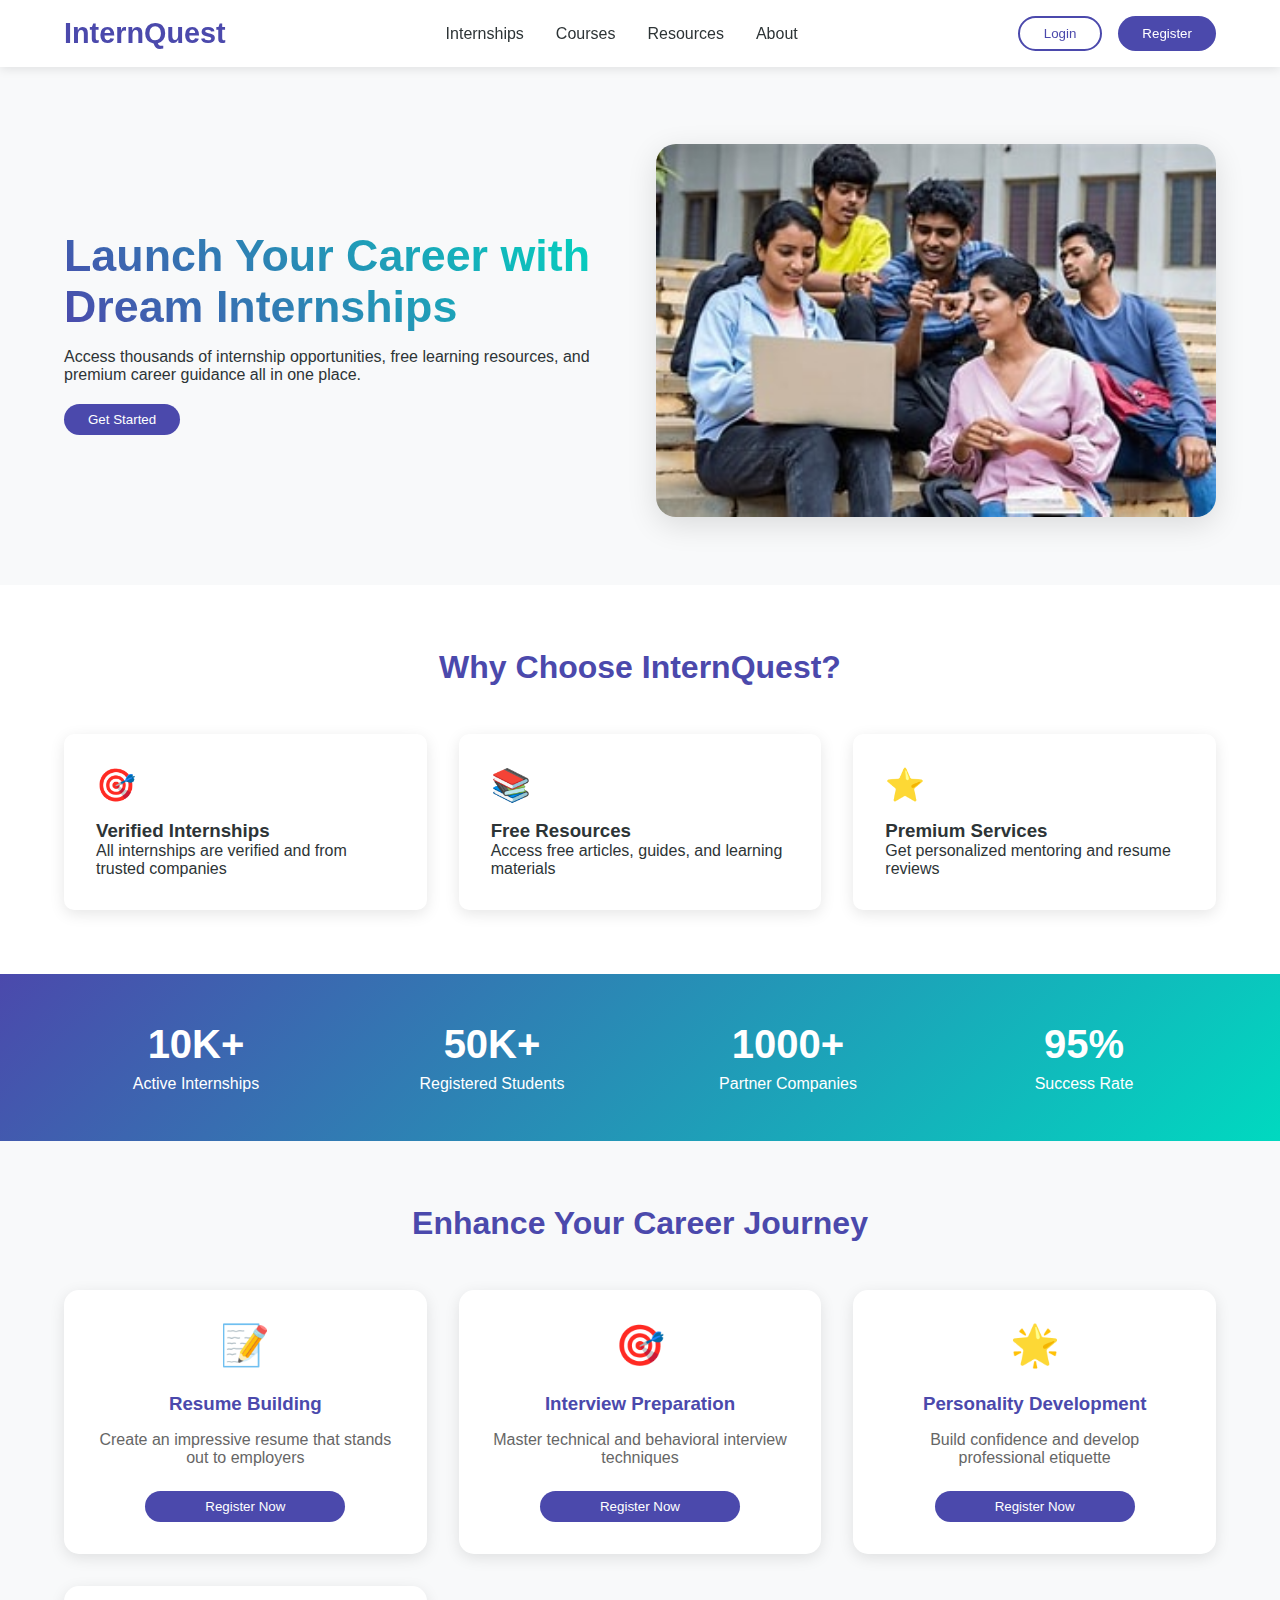
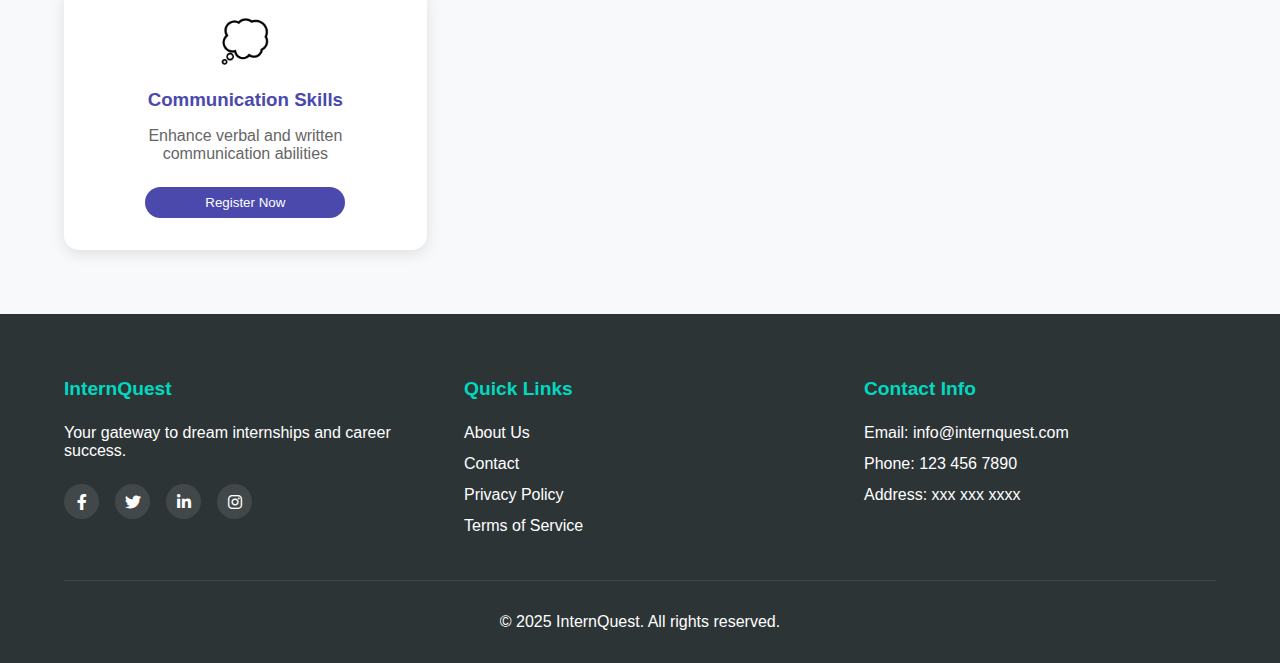
<file: index.html>
<!DOCTYPE html>
<html lang="en">
<head>
    <meta charset="UTF-8">
    <meta name="viewport" content="width=device-width, initial-scale=1.0">    

    <meta name="viewport" content="width=device-width, initial-scale=1.0">
    <link rel="stylesheet" href="https://cdnjs.cloudflare.com/ajax/libs/font-awesome/6.0.0/css/all.min.css">
    <title>InternQuest - Your Gateway to Dream Internships</title>

    <style>
        /* Add these styles to your existing CSS */
        .services {
            padding: 4rem 5%;
            background-color: var(--bg-color);
        }

        .services-grid {
            display: grid;
            grid-template-columns: repeat(auto-fit, minmax(280px, 1fr));
            gap: 2rem;
            margin-top: 2rem;
        }

        .service-card {
            background: white;
            padding: 2rem;
            border-radius: 15px;
            box-shadow: 0 4px 15px rgba(0,0,0,0.1);
            text-align: center;
            transition: transform 0.3s, box-shadow 0.3s;
        }

        .service-card:hover {
            transform: translateY(-10px);
            box-shadow: 0 6px 20px rgba(0,0,0,0.15);
        }

        .service-icon {
            font-size: 2.5rem;
            margin-bottom: 1.5rem;
        }

        .service-card h3 {
            color: var(--primary-color);
            margin-bottom: 1rem;
        }

        .service-card p {
            color: #666;
            margin-bottom: 1.5rem;
        }

        .service-btn {
            width: 100%;
            max-width: 200px;
        }

        .menu-toggle {
        display: none;
        font-size: 1.5rem;
        cursor: pointer;
        color: var(--primary-color);
        z-index: 1001;  /* Added z-index */
    }

    @media screen and (max-width: 768px) {
        .menu-toggle {
            display: block;
        }

        .nav-links {
            display: none;  /* This ensures menu is hidden by default on mobile */
            position: fixed;
            top: 60px;
            left: 0;
            right: 0;
            background: white;
            flex-direction: column;
            padding: 1rem;
            box-shadow: 0 2px 10px rgba(0,0,0,0.1);
            z-index: 1000;
            align-items: center;
        }

        .nav-links.active {
            display: flex !important;  /* Added !important to ensure toggle works */
        }

        .auth-buttons {
            display: none;  /* This ensures auth buttons are hidden by default on mobile */
            position: fixed;
            top: calc(60px + 200px);
            left: 0;
            right: 0;
            background: white;
            flex-direction: column;
            padding: 1rem;
            box-shadow: 0 2px 10px rgba(0,0,0,0.1);
            z-index: 1000;
            align-items: center;
        }

        .auth-buttons.active {
            display: flex !important;  /* Added !important to ensure toggle works */
        }
    }

     </style>
    <style>
        :root {
            --primary-color: #4B49AC;  /* Modern purple */
            --secondary-color: #00D9C0; /* Vibrant teal */
            --accent-color: #FF6B6B;   /* Coral accent */
            --bg-color: #F8F9FA;
            --text-color: #2D3436;
        }

        * {
            margin: 0;
            padding: 0;
            box-sizing: border-box;
            font-family: 'Segoe UI', sans-serif;
        }

        body {
            background-color: var(--bg-color);
            color: var(--text-color);
        }

        /* Navbar Styles */
        .navbar {
            background-color: white;
            padding: 1rem 5%;
            box-shadow: 0 2px 10px rgba(0,0,0,0.1);
            display: flex;
            justify-content: space-between;
            align-items: center;
            position: fixed;
            width: 100%;
            top: 0;
            z-index: 1000;
        }

        .logo {
            font-size: 1.8rem;
            font-weight: bold;
            color: var(--primary-color);
        }

        .nav-links {
            display: flex;
            gap: 2rem;
        }

        .nav-links a {
            text-decoration: none;
            color: var(--text-color);
            font-weight: 500;
            transition: color 0.3s;
        }

        .nav-links a:hover {
            color: var(--primary-color);
        }

        .auth-buttons {
            display: flex;
            gap: 1rem;
        }

        .btn {
            padding: 0.5rem 1.5rem;
            border-radius: 25px;
            border: none;
            cursor: pointer;
            font-weight: 500;
            transition: transform 0.3s;
        }

        .btn:hover {
            transform: translateY(-2px);
        }

        .btn-primary {
            background-color: var(--primary-color);
            color: white;
        }

        .btn-outline {
            border: 2px solid var(--primary-color);
            color: var(--primary-color);
            background: transparent;
        }

        /* Hero Section */
.hero {
    margin-top: 80px;
    padding: 4rem 5%;
    display: flex;
    align-items: center;
    gap: 2rem;
}

.hero-content {
    flex: 1;
}

.hero-image {
    flex: 1;
    text-align: center;
}

.hero-image img {
    max-width: 600px;
    width: 100%;
    height: auto;
    border-radius: 20px;
    box-shadow: 0 8px 30px rgba(0, 0, 0, 0.12);
    transition: transform 0.3s ease, box-shadow 0.3s ease;
}

.hero-content .btn {
    margin-top: 20px;
}

.hero-title {
    background: linear-gradient(45deg, var(--primary-color), var(--secondary-color));
    -webkit-background-clip: text;
    background-clip: text;
    color: transparent;
    font-size: 2.8rem;
    margin-bottom: 1rem;
    font-weight: bold;
}


/* Add these media queries for mobile responsiveness */
@media screen and (max-width: 768px) {
    .hero {
        flex-direction: column;
        text-align: center;
        padding: 2rem 5%;
    }

    .hero-content {
        flex: none;
        width: 100%;
    }

    .hero-image {
        display: none; /* Hide image on mobile */
    }

    .hero-title {
        font-size: 2.2rem; /* Smaller title on mobile */
    }

    .hero-subtitle {
        font-size: 1.1rem; /* Smaller subtitle on mobile */
    }

}

        /* Features Section */
        .features {
            padding: 4rem 5%;
            background: white;
        }

        .section-title {
            text-align: center;
            font-size: 2rem;
            margin-bottom: 3rem;
            color: var(--primary-color);
        }

        .features-grid {
            display: grid;
            grid-template-columns: repeat(auto-fit, minmax(250px, 1fr));
            gap: 2rem;
        }

        .feature-card {
            padding: 2rem;
            border-radius: 10px;
            background: white;
            box-shadow: 0 4px 15px rgba(0,0,0,0.1);
            transition: transform 0.3s;
        }

        .feature-card:hover {
            transform: translateY(-5px);
        }

        .feature-icon {
            font-size: 2rem;
            color: var(--secondary-color);
            margin-bottom: 1rem;
        }

        /* Stats Section */
        .stats {
            padding: 3rem 5%;
            background: linear-gradient(135deg, var(--primary-color), var(--secondary-color));
            color: white;
            text-align: center;
        }

        .stats-grid {
            display: grid;
            grid-template-columns: repeat(auto-fit, minmax(200px, 1fr));
            gap: 2rem;
        }

        .stat-item h3 {
            font-size: 2.5rem;
            margin-bottom: 0.5rem;
        }

         /* Footer Styles */
         .footer {
            background-color: #2D3436;
            color: white;
            padding: 4rem 5% 2rem;
        }

        .footer-content {
            display: grid;
            grid-template-columns: repeat(auto-fit, minmax(250px, 1fr));
            gap: 3rem;
            margin-bottom: 2rem;
        }

        .footer-section h4 {
            color: var(--secondary-color);
            margin-bottom: 1.5rem;
            font-size: 1.2rem;
        }

        .footer-section ul {
            list-style: none;
        }

        .footer-section ul li {
            margin-bottom: 0.8rem;
        }

        .footer-section ul li a {
            color: #fff;
            text-decoration: none;
            transition: color 0.3s;
        }

        .footer-section ul li a:hover {
            color: var(--secondary-color);
        }

        .social-links {
            display: flex;
            gap: 1rem;
            margin-top: 1.5rem;
        }

        .social-link {
            color: white;
            text-decoration: none;
            width: 35px;
            height: 35px;
            border-radius: 50%;
            background: rgba(255,255,255,0.1);
            display: flex;
            align-items: center;
            justify-content: center;
            transition: background 0.3s, transform 0.3s;
        }

        .social-link:hover {
            background: var(--secondary-color);
            transform: translateY(-3px);
        }

        .footer-bottom {
            text-align: center;
            padding-top: 2rem;
            border-top: 1px solid rgba(255,255,255,0.1);
        }
    </style>
</head>
<body>
    <nav class="navbar">
        <div class="logo">InternQuest</div>
        <div class="menu-toggle">
            <i class="fas fa-bars"></i>
        </div>
        <div class="nav-links">
            <a href="#internships">Internships</a>
            <a href="#courses">Courses</a>
            <a href="#resources">Resources</a>
            <a href="#about">About</a>
        </div>
        <div class="auth-buttons">
            <button class="btn btn-outline">Login</button>
            <button class="btn btn-primary">Register</button>
        </div>
    </nav>
    
    <section class="hero">
        <div class="hero-content">
            <h1 class="hero-title">Launch Your Career with Dream Internships</h1>
            <p class="hero-subtitle">Access thousands of internship opportunities, free learning resources, and premium career guidance all in one place.</p>
            <button class="btn btn-primary">Get Started</button>
        </div>
        <div class="hero-image">
            <img src="images/students.jpg" alt="Students working">
        </div>
    </section>

    <section class="features">
        <h2 class="section-title">Why Choose InternQuest?</h2>
        <div class="features-grid">
            <div class="feature-card">
                <div class="feature-icon">🎯</div>
                <h3>Verified Internships</h3>
                <p>All internships are verified and from trusted companies</p>
            </div>
            <div class="feature-card">
                <div class="feature-icon">📚</div>
                <h3>Free Resources</h3>
                <p>Access free articles, guides, and learning materials</p>
            </div>
            <div class="feature-card">
                <div class="feature-icon">⭐</div>
                <h3>Premium Services</h3>
                <p>Get personalized mentoring and resume reviews</p>
            </div>
        </div>
    </section>

    <section class="stats">
        <div class="stats-grid">
            <div class="stat-item">
                <h3>10K+</h3>
                <p>Active Internships</p>
            </div>
            <div class="stat-item">
                <h3>50K+</h3>
                <p>Registered Students</p>
            </div>
            <div class="stat-item">
                <h3>1000+</h3>
                <p>Partner Companies</p>
            </div>
            <div class="stat-item">
                <h3>95%</h3>
                <p>Success Rate</p>
            </div>
        </div>
    </section>
    <section class="services">
        <h2 class="section-title">Enhance Your Career Journey</h2>
        <div class="services-grid">
            <div class="service-card">
                <div class="service-icon">📝</div>
                <h3>Resume Building</h3>
                <p>Create an impressive resume that stands out to employers</p>
                <button class="btn btn-primary service-btn">Register Now</button>
            </div>
            <div class="service-card">
                <div class="service-icon">🎯</div>
                <h3>Interview Preparation</h3>
                <p>Master technical and behavioral interview techniques</p>
                <button class="btn btn-primary service-btn">Register Now</button>
            </div>
            <div class="service-card">
                <div class="service-icon">🌟</div>
                <h3>Personality Development</h3>
                <p>Build confidence and develop professional etiquette</p>
                <button class="btn btn-primary service-btn">Register Now</button>
            </div>
            <div class="service-card">
                <div class="service-icon">💭</div>
                <h3>Communication Skills</h3>
                <p>Enhance verbal and written communication abilities</p>
                <button class="btn btn-primary service-btn">Register Now</button>
            </div>
        </div>
    </section>

    <footer class="footer">
        <div class="footer-content">
            <div class="footer-section">
                <h4>InternQuest</h4>
                <p>Your gateway to dream internships and career success.</p>
                <div class="social-links">
                    <a href="#" class="social-link"><i class="fab fa-facebook-f"></i></a>
                    <a href="#" class="social-link"><i class="fab fa-twitter"></i></a>
                    <a href="#" class="social-link"><i class="fab fa-linkedin-in"></i></a>
                    <a href="#" class="social-link"><i class="fab fa-instagram"></i></a>
                </div>
            </div>
            <div class="footer-section">
                <h4>Quick Links</h4>
                <ul>
                    <li><a href="#about">About Us</a></li>
                    <li><a href="#contact">Contact</a></li>
                    <li><a href="#privacy">Privacy Policy</a></li>
                    <li><a href="#terms">Terms of Service</a></li>
                </ul>
            </div>
            <div class="footer-section">
                <h4>Contact Info</h4>
                <ul>
                    <li>Email: info@internquest.com</li>
                    <li>Phone: 123 456 7890</li>
                    <li>Address: xxx xxx xxxx </li>
                </ul>
            </div>
        </div>
        <div class="footer-bottom">
            <p>&copy; 2025 InternQuest. All rights reserved.</p>
        </div>
    </footer>

    <script>
        document.addEventListener('DOMContentLoaded', () => {
            const menuToggle = document.querySelector('.menu-toggle');
            const navLinks = document.querySelector('.nav-links');
            const authButtons = document.querySelector('.auth-buttons');
        
            // Initialize menu state
            if (window.innerWidth <= 768) {
                navLinks.style.display = 'none';
                authButtons.style.display = 'none';
            }
        
            menuToggle.addEventListener('click', () => {
                navLinks.classList.toggle('active');
                authButtons.classList.toggle('active');
            });
        
            // Handle window resize
            window.addEventListener('resize', () => {
                if (window.innerWidth > 768) {
                    navLinks.style.display = 'flex';
                    authButtons.style.display = 'flex';
                } else {
                    navLinks.style.display = 'none';
                    authButtons.style.display = 'none';
                    navLinks.classList.remove('active');
                    authButtons.classList.remove('active');
                }
            });
        });
    </script>    

</body>
</html>
</file>
